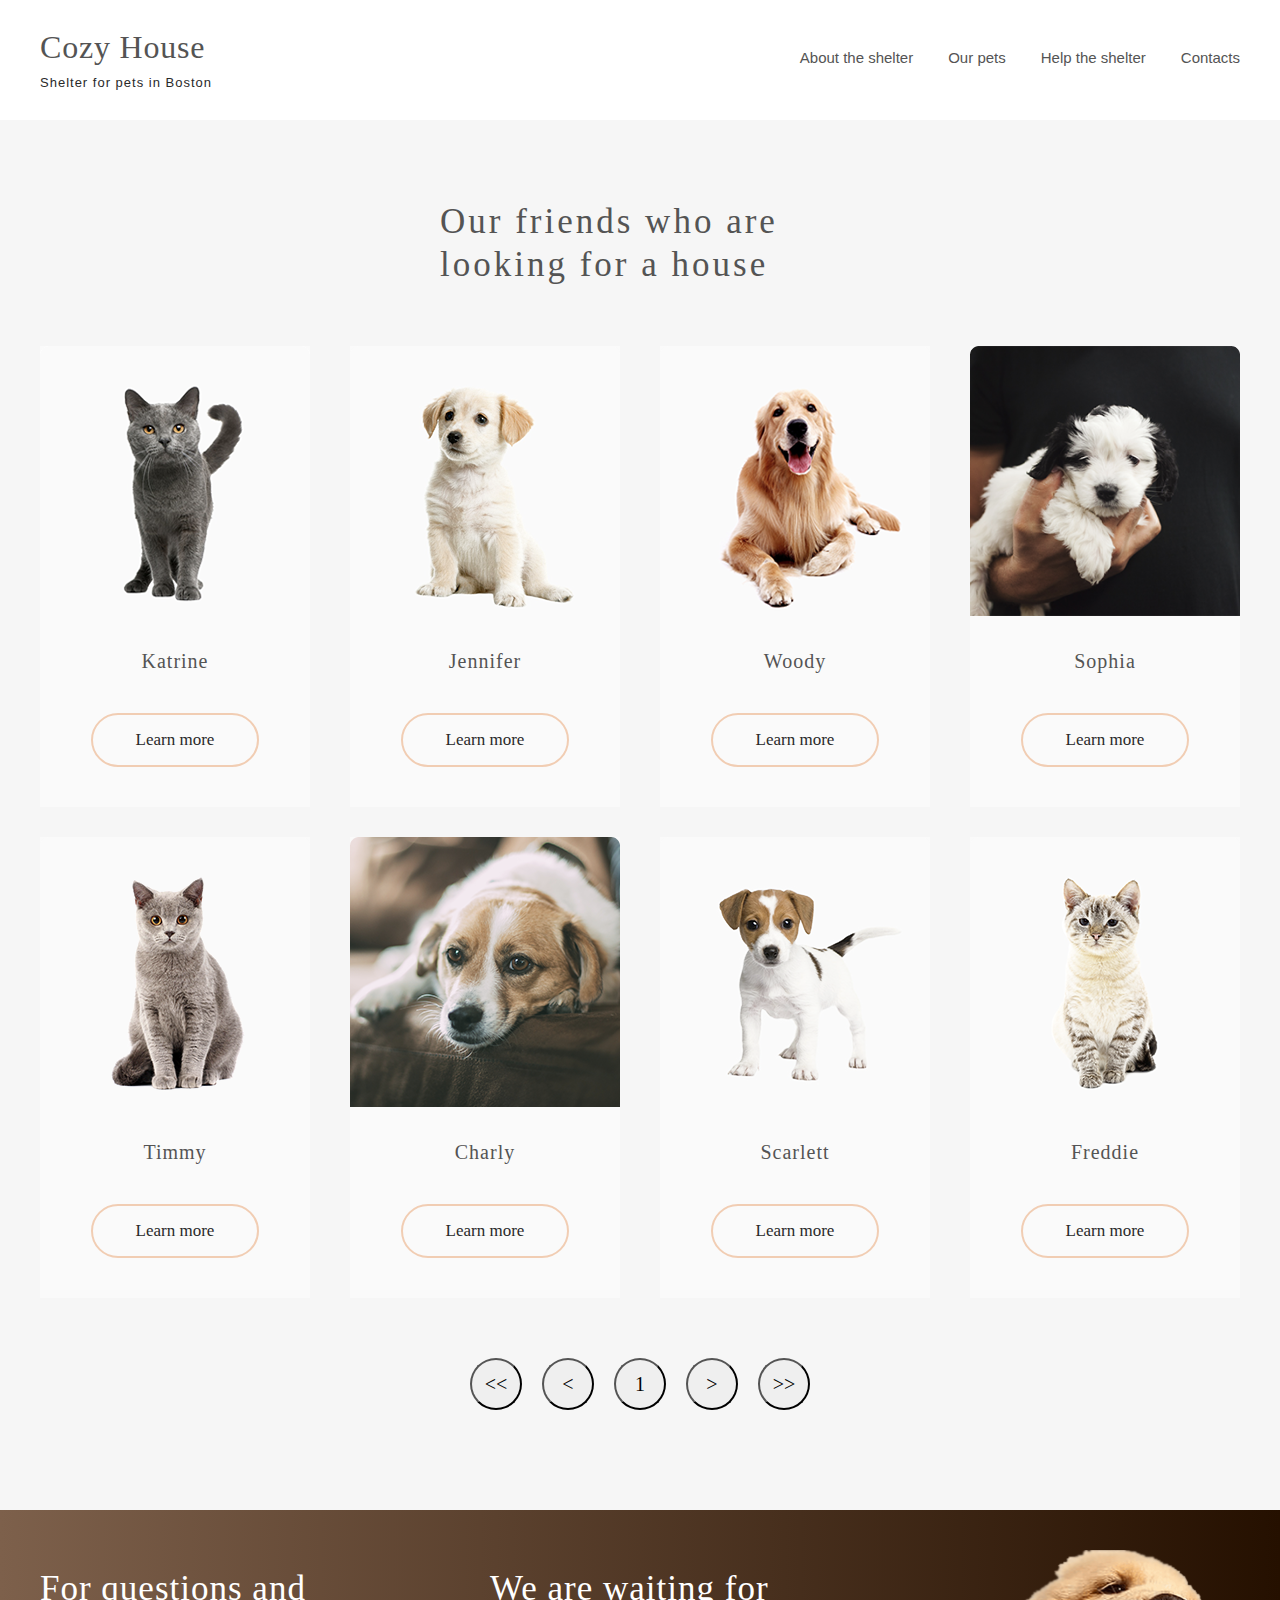
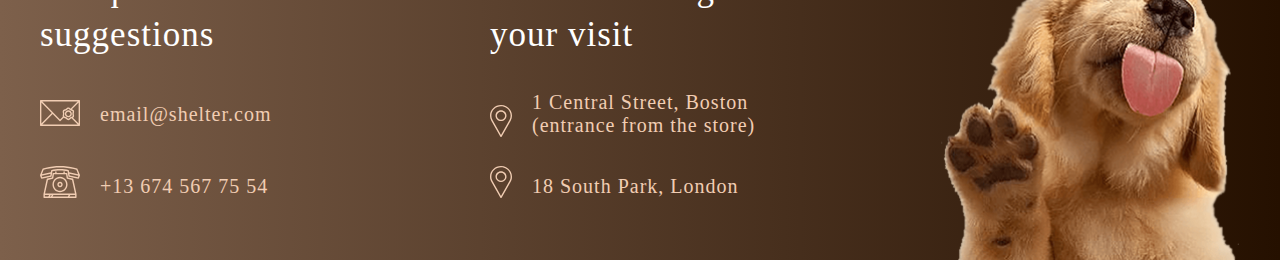
<file: 7.HW-Pets-Maket-adapted-to-desktop-tablets-cellphones-2page/2-page.html>
<!DOCTYPE html>
<html lang="en">

<head>
    <meta charset="UTF-8">
    <meta http-equiv="X-UA-Compatible" content="IE=edge">
    <meta name="viewport" content="width=device-width, initial-scale=1.0">
    <title>Our-Pets-2</title>
    <link rel="stylesheet" href="2-page-style.css">
</head>

<body>
    <header>
        <div class="container">
            <div class="logo-wrapper">
                <a class="logo" href="#">Cozy House</a>
                <p>Shelter for pets in Boston</p>
            </div>
            <nav>
                <ul>
                    <li><a href="index.html">About the shelter </a></li>
                    <li><a class="active" href="2-page.html">Our pets</a></li>
                    <li><a href="# ">Help the shelter</a></li>
                    <li><a href="# ">Contacts</a></li>
                </ul>
            </nav>
            <img class="mobile-menu-button" src="images/Burger.svg" alt="mobile menu">
        </div>
    </header>
    <main>
        <div class="container candidates ">
            <h3>Our friends who are looking for a house</h3>
            <div class="cards-of-pets ">
                <div class="katrine ">
                    <img src="images/pets-katrine.png " alt="pets ">
                    <p>Katrine</p>
                    <a class="learn-more " href="# ">Learn more</a>
                </div>
                <div class="jennifer ">
                    <img src="images/pets-jennifer.png " alt="pets ">
                    <p>Jennifer</p>
                    <a class="learn-more " href="# ">Learn more</a>
                </div>
                <div class="woody ">
                    <img src="images/pets-woody.png " alt="pets ">
                    <p>Woody</p>
                    <a class="learn-more " href="# ">Learn more</a>
                </div>
                <div class="sophia">
                    <img src="images/sophia.png " alt="pets ">
                    <p>Sophia</p>
                    <a class="learn-more" href="# ">Learn more</a>
                </div>
                <div class="timmy">
                    <img src="images/pets-timmy.png " alt="pets ">
                    <p>Timmy</p>
                    <a class="learn-more" href="# ">Learn more</a>
                </div>
                <div class="charly">
                    <img src="images/pets-charly.png " alt="pets ">
                    <p>Charly</p>
                    <a class="learn-more" href="# ">Learn more</a>
                </div>
                <div class="scarlett">
                    <img src="images/pets-scarlet.png " alt="pets ">
                    <p>Scarlett</p>
                    <a class="learn-more" href="# ">Learn more</a>
                </div>
                <div class="freddie">
                    <img src="images/freddie.png " alt="pets ">
                    <p>Freddie</p>
                    <a class="learn-more" href="# ">Learn more</a>
                </div>
            </div>
            <div class="pets-nav">
                <button class="pets-nav-button disabled"><<</button>
                <button class="pets-nav-button disabled"><</button>
                <button class="pets-nav-button active-page">1</button>
                <button class="pets-nav-button active-nav">></button>
                <button class="pets-nav-button active-nav">>></button>
            </div>
    </main>
    <footer>
        <div class="container ">
            <div class="contacts-address">
                <div class="contact-details ">
                    <h3>For questions and suggestions
                    </h3>
                    <p class="email"><a href="mailto:email@shelter.com ">email@shelter.com</a></p>
                    <p class="tel"><a href="tel:+13 674 567 75 54 ">+13 674 567 75 54</a></p>
                </div>
                <div class="address-details ">
                    <h3>We are waiting for your visit</h3>
                    <p class="local-1">1 Central Street, Boston (entrance from the store)</p>
                    <p class="local-2">18 South Park, London </p>
                </div>
                <img src="images/footer-puppy.png " alt="dog">
            </div>
        </div>
    </footer>
</body>

</html>
</file>
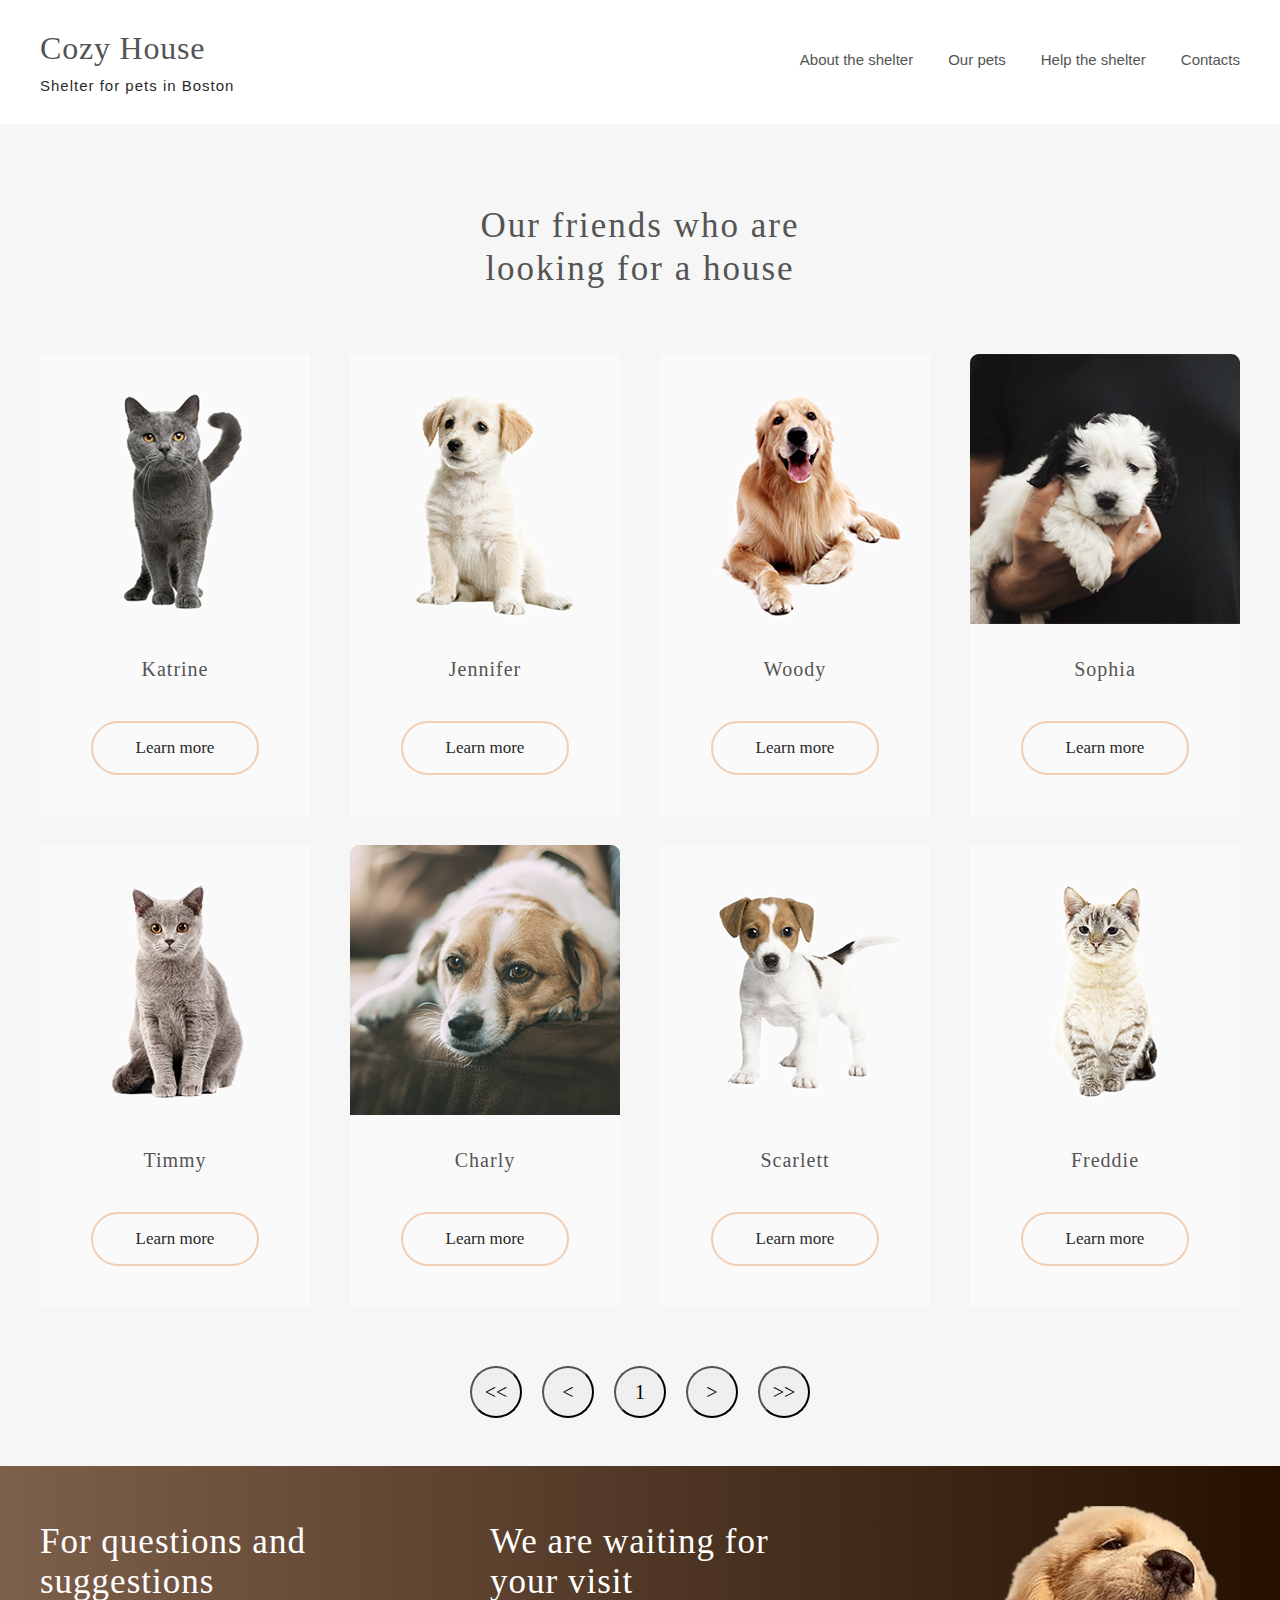
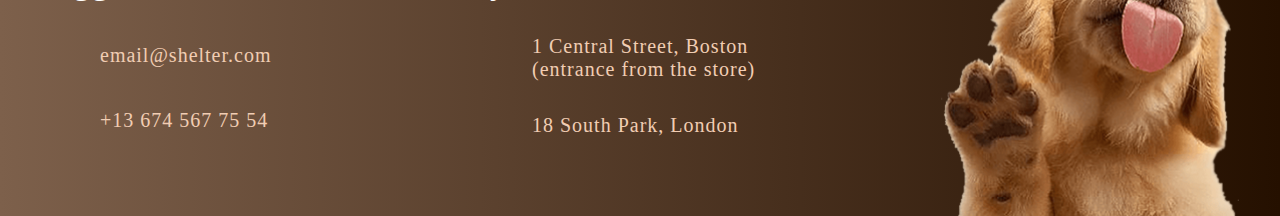
<file: Task7.HW-Pets-Maket-revised-corrected/2-page.html>
<!DOCTYPE html>
<html lang="en">

<head>
    <meta charset="UTF-8">
    <meta http-equiv="X-UA-Compatible" content="IE=edge">
    <meta name="viewport" content="width=device-width, initial-scale=1.0">
    <title>Our-Pets-2</title>
    <link rel="stylesheet" href="2-page-style.css">
</head>

<body>
    <header>
        <div class="container">
            <div class="logo-wrapper">
                <a class="logo" href="#">Cozy House</a>
                <p>Shelter for pets in Boston</p>
            </div>
            <nav>
                <ul>
                    <li><a href="index.html">About the shelter </a></li>
                    <li><a class="active" href="2-page.html">Our pets</a></li>
                    <li><a href="# ">Help the shelter</a></li>
                    <li><a href="# ">Contacts</a></li>
                </ul>
            </nav>
        </div>
    </header>
    <main>
        <div class="container candidates ">
            <h3>Our friends who are looking for a house</h3>
            <div class="cards-of-pets ">
                <div class="katrine ">
                    <img src="images/pets-katrine.png " alt="pets ">
                    <p>Katrine</p>
                    <a class="learn-more " href="# ">Learn more</a>
                </div>
                <div class="jennifer ">
                    <img src="images/pets-jennifer.png " alt="pets ">
                    <p>Jennifer</p>
                    <a class="learn-more " href="# ">Learn more</a>
                </div>
                <div class="woody ">
                    <img src="images/pets-woody.png " alt="pets ">
                    <p>Woody</p>
                    <a class="learn-more " href="# ">Learn more</a>
                </div>
                <div class="sophia">
                    <img src="images/sophia.png " alt="pets ">
                    <p>Sophia</p>
                    <a class="learn-more" href="# ">Learn more</a>
                </div>
                <div class="timmy">
                    <img src="images/pets-timmy.png " alt="pets ">
                    <p>Timmy</p>
                    <a class="learn-more" href="# ">Learn more</a>
                </div>
                <div class="charly">
                    <img src="images/pets-charly.png " alt="pets ">
                    <p>Charly</p>
                    <a class="learn-more" href="# ">Learn more</a>
                </div>
                <div class="scarlett">
                    <img src="images/pets-scarlet.png " alt="pets ">
                    <p>Scarlett</p>
                    <a class="learn-more" href="# ">Learn more</a>
                </div>
                <div class="freddie">
                    <img src="images/freddie.png " alt="pets ">
                    <p>Freddie</p>
                    <a class="learn-more" href="# ">Learn more</a>
                </div>
            </div>
            <div class="pets-nav">
                <button class="pets-nav-button disabled"><<</button>
                <button class="pets-nav-button disabled"><</button>
                <button class="pets-nav-button active-page">1</button>
                <button class="pets-nav-button active-nav">></button>
                <button class="pets-nav-button active-nav">>></button>
            </div>
    </main>
    <footer>
        <div class="container ">
            <div class="contacts-address">
                <div class="contact-details ">
                    <h3>For questions and suggestions</h3>
                    <p class="email"><a href="mailto:email@shelter.com ">email@shelter.com</a></p>
                    <p class="tel"><a href="tel:+13 674 567 75 54 ">+13 674 567 75 54</a></p>
                </div>
                <div class="address-details ">
                    <h3>We are waiting for your visit</h3>
                    <p class="local">1 Central Street, Boston (entrance from the store)</p>
                    <p class="local">18 South Park, London </p>
                </div>
                <img src="images/footer-puppy.png " alt="dog">
            </div>
        </div>
    </footer>
</body>

</html>
</file>
<file: 7.HW-Pets-Maket-adapted-to-desktop-tablets-cellphones-2page/2-page-style.css>
* {
            margin: 0;
            padding: 0;
            box-sizing: border-box;
        }
        
        body {
            /*border: 1px solid green;*/
        }
        
        header {
            width: 100%;
            background-color: white;
        }
        
        header .container {
            max-width: 1200px;
            margin: auto;
            padding: 30px 0px;
            display: flex;
            justify-content: space-between;
            align-items: center;
            /*border: 1px solid red;*/
        }
        
        nav {
            padding-top: 16px;
            padding-bottom: 20px;
        }
        
        .mobile-menu-button {
            width: 35px;
            height: 35px;
            display: none;
        }
        
        nav ul {
            display: flex;
            flex-direction: row;
            list-style: none;
        }
        
        nav li {
            margin-left: 35px;
        }
        
        .logo-wrapper .logo {
            font: 400 32px Georgia;
            text-transform: capitalize;
            letter-spacing: 0.8px;
            padding-bottom: 55px;
            color: #545454;
            text-decoration: none;
            line-height: 35px;
        }
        
        p {
            color: #292929;
            padding-top: 10px;
            font: 400 13px Arial;
            line-height: 15px;
            letter-spacing: 1px;
        }
        
        nav a {
            color: black;
            text-decoration: none;
            font: 400 15px Arial;
            color: #545454;
        }
        
        li:active {
            border-bottom: 3px solid #F1CDB3;
            color: white;
        }
        
        main {
            background-color: #F6F6F6;
        }
        
        main .container {
            /* border: 1px solid red;*/
            max-width: 1200px;
            padding: 80px 0 100px;
            margin: auto;
        }
        
        main .container .candidates {
            display: inline-block;
        }
        
        .candidates h3 {
            width: 400px;
            font: 400 35px Georgia;
            color: #545454;
            line-height: 43px;
            margin: 0 auto 30px;
            letter-spacing: 3px;
        }
        
        .cards-of-pets {
            display: flex;
            justify-content: space-between;
            flex-wrap: wrap;
            flex-direction: row;
            /* flex-basis: 270px;*/
        }
        
        .katrine,
        .jennifer,
        .woody,
        .sophia,
        .timmy,
        .charly,
        .scarlett,
        .freddie {
            margin-top: 30px;
            text-align: center;
            background-color: #FAFAFA;
        }
        
        .katrine p,
        .jennifer p,
        .woody p,
        .sophia p,
        .timmy p,
        .charly p,
        .scarlett p,
        .freddie p {
            padding-top: 30px;
            font: 400 20px Georgia;
            line-height: 23px;
            text-align: center;
            color: #545454;
        }
        
        .learn-more {
            display: inline-block;
            text-align: center;
            border: 2px solid #F1CDB3;
            border-radius: 100px;
            margin: 40px 0px;
            font: 400 17px Georgia;
            padding: 15px 43px;
            text-decoration: none;
            color: #292929;
        }
        
        .learn-more:active {
            border-bottom: 3px solid #F1CDB3;
            background-color: #F1CDB3;
        }
        
        .pets-nav {
            padding-top: 60px;
            width: 340px;
            margin: auto;
            display: flex;
            justify-content: space-between;
        }
        
        .pets-nav-button {
            width: 52px;
            height: 52px;
            display: flex;
            justify-content: center;
            align-items: center;
            border-radius: 50%;
            cursor: pointer;
            font: 400 20px Georgia;
        }
        
        .pets-nav-button .disabled {
            border: 2px solid #CDCDCD;
            background-color: #CDCDCD;
        }
        
        .pets-nav-button .active-page {
            border: 2px solid #F1CDB3;
            background: #F1CDB3;
        }
        
        .pets-nav-button .active-nav {
            border: 2px solid #F1CDB3;
            color: #F1CDB3;
        }
        /*граница кнопок не окрасилась */
        
        footer {
            background: linear-gradient(to right, #7D604B, #251000);
        }
        
        footer .container {
            height: 350px;
            /* border: 1px solid red;*/
            max-width: 1200px;
            margin: auto;
            padding: 40px 0;
        }
        /*ЛОГОТИПЫ вставлять ВНУТРИ ПАРАГРАФА ПСЕВДОЭЛЕМЕНТОМ!!!!!!*/
        
        .contacts-address {
            display: flex;
            justify-content: space-between;
        }
        
        .contacts-address>div {
            width: 300px;
        }
        
        .contact-details h3,
        .address-details h3 {
            padding-top: 16px;
            font: 400 35px Georgia;
            color: white;
            text-align: left;
            letter-spacing: 1px;
            line-height: 46px;
        }
        
        footer .contact-details .email {
            background: url(./images/mail.svg) no-repeat left bottom;
            padding-top: 45px;
        }
        
        footer .contact-details .tel {
            background: url(./images/phone.svg) no-repeat left bottom;
            padding-top: 49px;
        }
        
        footer .contact-details .email a,
        footer .contact-details .tel a {
            font: 400 20px Georgia;
            color: #F1CDB3;
            text-decoration: none;
            line-height: 23px;
        }
        
        footer .address-details .local-1,
        footer .address-details .local-2 {
            background: url(./images/pin.svg) no-repeat left bottom;
            padding-left: 42px;
        }
        
        footer .address-details .local-1 {
            padding-top: 33px;
        }
        
        footer .address-details .local-2 {
            padding-top: 38px;
        }
        
        footer .contact-details p,
        footer .address-details p {
            padding-left: 60px;
            color: #F1CDB3;
            text-align: left;
            font: 400 20px Georgia;
            line-height: 23px;
        }
        /*ПОД ПЛАНШЕТЫ !!!!!!!!!!!!!!!!!!!!!!!!!!!!*/
        
        @media ( max-width: 768px) {
            .container {
                max-width: 708px;
                margin: 0 30px;
                /*border: 1px solid red;*/
            }
            header .container {
                max-width: 708px;
                display: flex;
                justify-content: space-between;
                align-items: center;
                /*border: 1px solid red;*/
            }
            main .container {
                /*border: 1px solid red;*/
                max-width: 708px;
                padding: 70px 0 77px;
            }
            .candidates h3 {
                margin-bottom: 10px;
            }
            .cards-of-pets {
                display: flex;
                justify-content: center;
                flex-wrap: wrap;
            }
            .katrine,
            .jennifer,
            .woody,
            .sophia,
            .timmy,
            .charly,
            .scarlett,
            .freddie {
                display: inline-block;
                margin-top: 30px;
                text-align: center;
                background-color: #FAFAFA;
            }
            .jennifer,
            .sophia,
            .charly,
            .freddie {
                margin-left: 40px;
            }
            .pets-nav {
                padding-top: 40px;
                width: 340px;
            }
            /*!!граница кнопок не окрасилась!! */
            footer .container {
                /* border: 1px solid red;*/
                max-width: 708px;
                margin: auto;
                padding: 30px 32px 0;
                height: 100%;
            }
            .contacts-address {
                display: flex;
                flex-wrap: wrap;
                justify-content: space-around;
                align-items: center;
            }
            footer .contacts-address img {
                padding-top: 60px;
            }
            .contacts-address>div {
                /*Вложенность 1го уровня:только те дивы, которые вложены во flex-wrapper*/
                width: 45%;
            }
            .address-details {
                margin-left: 61px;
            }
        }
        /*ПОД mobile phones !!!!!!!!!!!!!!!!!!!!!!!!!!!!*/
        
        @media ( max-width: 320px) {
            .container {
                max-width: 300px;
                margin: 0px 10px;
                /*border: 1px solid red;*/
            }
            header .container {
                max-width: 300px;
            }
            .mobile-menu-button {
                display: inline-block;
                position: absolute;
                top: 45px;
                right: 50px;
            }
            nav ul {
                display: none;
                flex-direction: row;
                list-style: none;
            }
            main .container {
                /*border: 1px solid red;*/
                max-width: 300px;
                padding: 40px 0 30px;
            }
            .candidates h3 {
                width: 100%;
                font: 400 25px Georgia;
                color: #545454;
                line-height: 32px;
                text-align: center;
                margin-bottom: 30px;
                letter-spacing: 2px;
            }
            .cards-of-pets {
                display: flex;
                justify-content: space-around;
            }
            .candidates h3 {
                margin-bottom: 20px;
            }
            .katrine,
            .jennifer,
            .woody,
            .sophia,
            .timmy,
            .charly,
            .scarlett,
            .freddie {
                margin-top: 30px;
                text-align: center;
                background-color: #FAFAFA;
            }
            .jennifer,
            .sophia,
            .charly,
            .freddie {
                margin-left: 0;
            }
            .pets-nav {
                padding-top: 30px;
                width: 300px;
            }
            /*!!Граница кнопок не окрасилась !!*/
            footer .container {
                /* border: 1px solid red;*/
                max-width: 300px;
                margin: auto;
                padding: 30px 0 0;
            }
            .contacts-address .contact-details h3,
            .contacts-address .address-details h3 {
                padding-top: 0;
                text-align: center;
            }
            .contacts-address {
                display: flex;
                align-items: center;
            }
            .contact-details {
                padding-bottom: 44px;
            }
            .address-details {
                margin-left: 0;
            }
            footer .contacts-address img {
                padding-top: 94px;
            }
            .contacts-address>div {
                width: 100%;
            }
        }
</file>
<file: Task7.HW-Pets-Maket-revised-corrected/2-page-style.css>
* {
        margin: 0;
        padding: 0;
        box-sizing: border-box;
    }
    
    body {
        /*border: 1px solid green;*/
    }
    
    header {
        width: 100%;
        background-color: white;
    }
    
    header .container {
        max-width: 1200px;
        margin: auto;
        padding: 30px 0px;
        display: flex;
        justify-content: space-between;
        align-items: center;
        /*border: 1px solid red;*/
    }
    
    nav {
        padding-top: 16px;
        padding-bottom: 20px;
    }
    
    nav ul {
        display: flex;
        flex-direction: row;
        list-style: none;
    }
    
    nav li {
        margin-left: 35px;
    }
    
    .logo-wrapper a {
        font: 400 32px Georgia;
        text-transform: capitalize;
        letter-spacing: 0.8px;
        padding-bottom: 55px;
        color: #545454;
        text-decoration: none;
    }
    
    nav a {
        color: black;
        text-decoration: none;
        font: 400 15px Arial;
        color: #545454;
    }
    
    li:active {
        border-bottom: 3px solid #F1CDB3;
        color: white;
    }
    
    p {
        color: #292929;
        padding-top: 10px;
        font: 400 15px Arial;
        letter-spacing: 1px;
    }
    
    main {
        background-color: #F6F6F6;
    }
    
    main .container {
        height: 1342px;
        /*border: 1px solid red;*/
        max-width: 1200px;
        padding: 80px 0 100px;
        margin: auto;
    }
    
    main .container .candidates {
        display: inline-block;
    }
    
    .candidates h3 {
        width: 400px;
        height: 90px;
        font: 400 35px Georgia;
        color: #545454;
        line-height: 43px;
        text-align: center;
        margin: auto;
        margin-bottom: 30px;
        letter-spacing: 2px;
    }
    
    .cards-of-pets {
        display: flex;
        justify-content: space-between;
        flex-wrap: wrap;
        flex-direction: row;
        /* flex-basis: 270px;*/
    }
    
    .katrine,
    .jennifer,
    .woody,
    .sophia,
    .timmy,
    .charly,
    .scarlett,
    .freddie {
        margin-top: 30px;
        text-align: center;
        background-color: #FAFAFA;
    }
    
    .katrine p,
    .jennifer p,
    .woody p,
    .sophia p,
    .timmy p,
    .charly p,
    .scarlett p,
    .freddie p {
        padding-top: 30px;
        font: 400 20px Georgia;
        line-height: 23px;
        text-align: center;
        color: #545454;
    }
    
    .learn-more {
        display: inline-block;
        text-align: center;
        border: 2px solid #F1CDB3;
        border-radius: 100px;
        margin: 40px 0px;
        font: 400 17px Georgia;
        padding: 15px 43px;
        text-decoration: none;
        color: #292929;
    }
    
    .learn-more:active {
        border-bottom: 3px solid #F1CDB3;
        background-color: #F1CDB3;
    }
    
    .pets-nav {
        padding-top: 60px;
        width: 340px;
        margin: auto;
        display: flex;
        justify-content: space-between;
    }
    
    .pets-nav-button {
        width: 52px;
        height: 52px;
        display: flex;
        justify-content: center;
        align-items: center;
        border-radius: 50%;
        cursor: pointer;
        font: 400 20px Georgia;
    }
    
    .pets-nav-button .disabled {
        border: 2px solid #CDCDCD;
        background-color: #CDCDCD;
    }
    
    .pets-nav-button .active-page {
        border: 2px solid #F1CDB3;
        background: #F1CDB3;
    }
    
    .pets-nav-button .active-nav {
        border: 2px solid #F1CDB3;
        color: #F1CDB3;
    }
    /*граница кнопок не окрасилась */
    
    footer {
        background: linear-gradient(to right, #7D604B, #251000);
    }
    
    footer .container {
        height: 350px;
        /* border: 1px solid red;*/
        max-width: 1200px;
        margin: auto;
        padding: 40px 0;
    }
    /*ЛОГОТИПЫ вставлять ВНУТРИ ПАРАГРАФА ПСЕВДОЭЛЕМЕНТОМ!!!!!!*/
    
    .contacts-address {
        display: flex;
        justify-content: space-between;
    }
    
    .contacts-address>div {
        /*Вложенность 1го уровня:только те дивы, которые вложены во flex-wrapper*/
        width: 300px;
    }
    
    .contact-details h3,
    .address-details h3 {
        padding-top: 16px;
        font: 400 35px Georgia;
        color: white;
        text-align: left;
        letter-spacing: 1px;
    }
    
    footer.contact-details .email {
        background-image: url(./images/mail.svg) no-repeat left center;
        width: 40px;
        height: 26px;
        padding-top: 45px;
    }
    
    footer .contact-details .tel {
        background-image: url(./images/phone.svg) no-repeat left center;
    }
    
    footer .contact-details .email a,
    footer .contact-details .tel a {
        font: 400 20px Georgia;
        color: #F1CDB3;
        text-decoration: none;
        line-height: 23px;
    }
    
    footer .address-details .local {
        background-image: url(./images/pin.svg) no-repeat left center;
        padding-left: 42px;
    }
    
    footer .contact-details p,
    footer .address-details p {
        min-height: 46px;
        padding-left: 60px;
        color: #F1CDB3;
        text-align: left;
        font: 400 20px Georgia;
        line-height: 23px;
        display: flex;
        align-items: center;
    }
    
    footer .contact-details p {
        padding-top: 42px;
    }
    
    footer .address-details p {
        padding-top: 33px;
    }
    /*Анна, насколько я плохо сделала прошлый раз футер делая его  на свой манер? Я  сейчас так намучалась, пока исправляла его, делая по образцу. И ,честно, сказать, я не очень поняла, как Вы его сделали... Псевдоэлементы у меня также не проявились, как только я задавала no-repeat и т.д.:(( Я картинки-ссылки в моём предыдущем футере приклеивала position-ами.  Потратила на футер столько же времени , как на весь проект "Responsive Layout"... */
</file>
